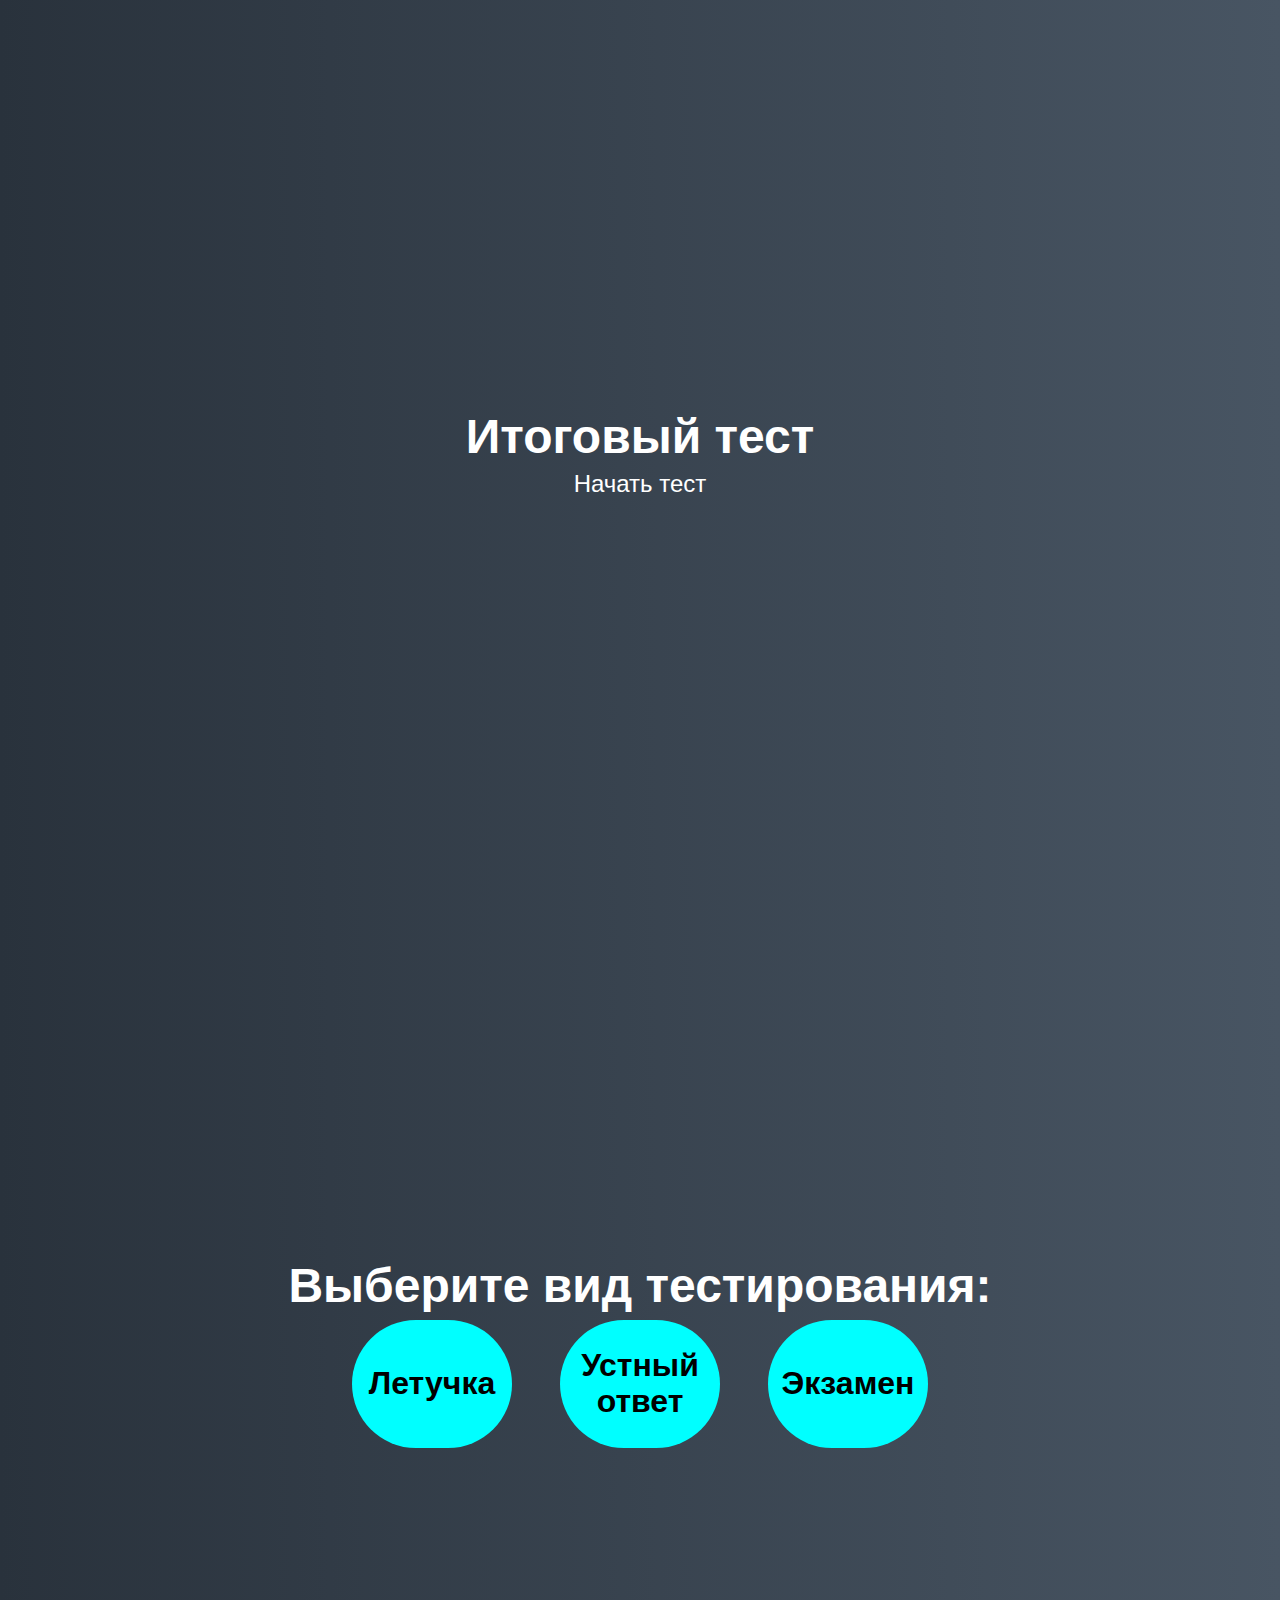
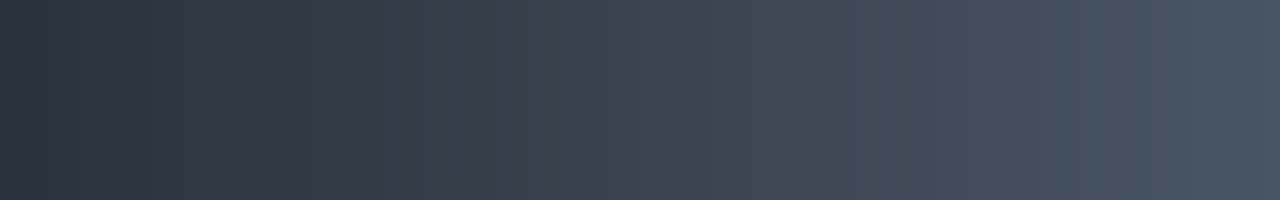
<file: index.html>
<!DOCTYPE html>
<html lang="ru">
  <head>
    <meta charset="UTF-8" />
    <meta name="viewport" content="width=device-width, initial-scale=1.0" />
    <link rel="stylesheet" href="css/normalize.css">
    <link rel="stylesheet" href="css/styles.css" />
    <title>Тестирование</title>
    <script defer src="./script/index.js"></script>
  </head>
  <body>
    <div class="screen">
      <h1>Итоговый тест</h1>
      <a href="#" class="screen__start" id="start">Начать тест</a>
    </div>

    <div class="screen">
      <h1>Выберите вид тестирования:</h1>
      <div class="screen__btn-container">
        <a href="./test.html" class="screen__btn test" id="test">Летучка</a>
        <a href="./survey.html" class="screen__btn test" id="test">Устный ответ</a>
        <a href="./exam.html" class="screen__btn exam" id="exam">Экзамен</a>
      </div>
    </div>
  </body>
</html>
</file>
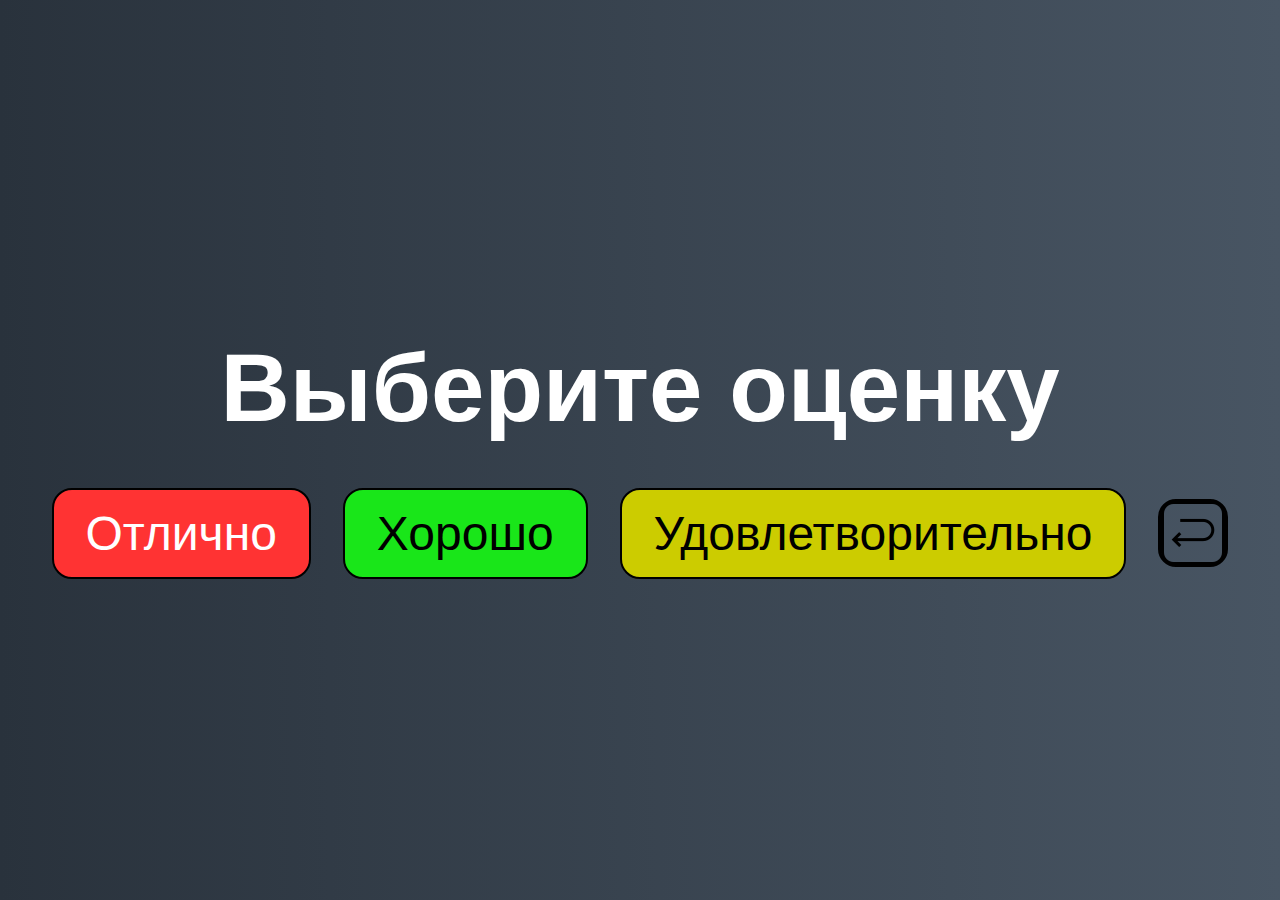
<file: exam.html>
<!DOCTYPE html>
<html lang="en">
<head>
  <meta charset="UTF-8">
  <meta http-equiv="X-UA-Compatible" content="IE=edge">
  <meta name="viewport" content="width=device-width, initial-scale=1.0">
  <link rel="stylesheet" href="css/normalize.css">
  <link rel="stylesheet" href="css/styles.css" />
  <link rel="stylesheet" href="css/exam.css" />
  <title>Экзамен</title>
  <script defer src="script/exam.js"></script>
</head>
<body>
  <div class="screen mark">
    <h1 class="mark__title">Выберите оценку</h1>
    <div class="mark__btn-list">
      <button class="mark__btn mark__btn--five" data-mark="dataFive">
          Отлично
        </button>
        <button class="mark__btn mark__btn--four" data-mark="dataFour">
          Хорошо
        </button>
        <button class="mark__btn mark__btn--three" data-mark="dataThree">
          Удовлетворительно
        </button>
        <button class="mark__btn mark__btn--back" data-mark="back">
          <a href="index.html"></a>
        </button>
    </div>
    <div class="res__mark-cantainer">
      <div class="mark__res"></div>
      <button class="mark__btn mark__btn--back"></button>
    </div>
  </div> 
</body>
</html>
</file>
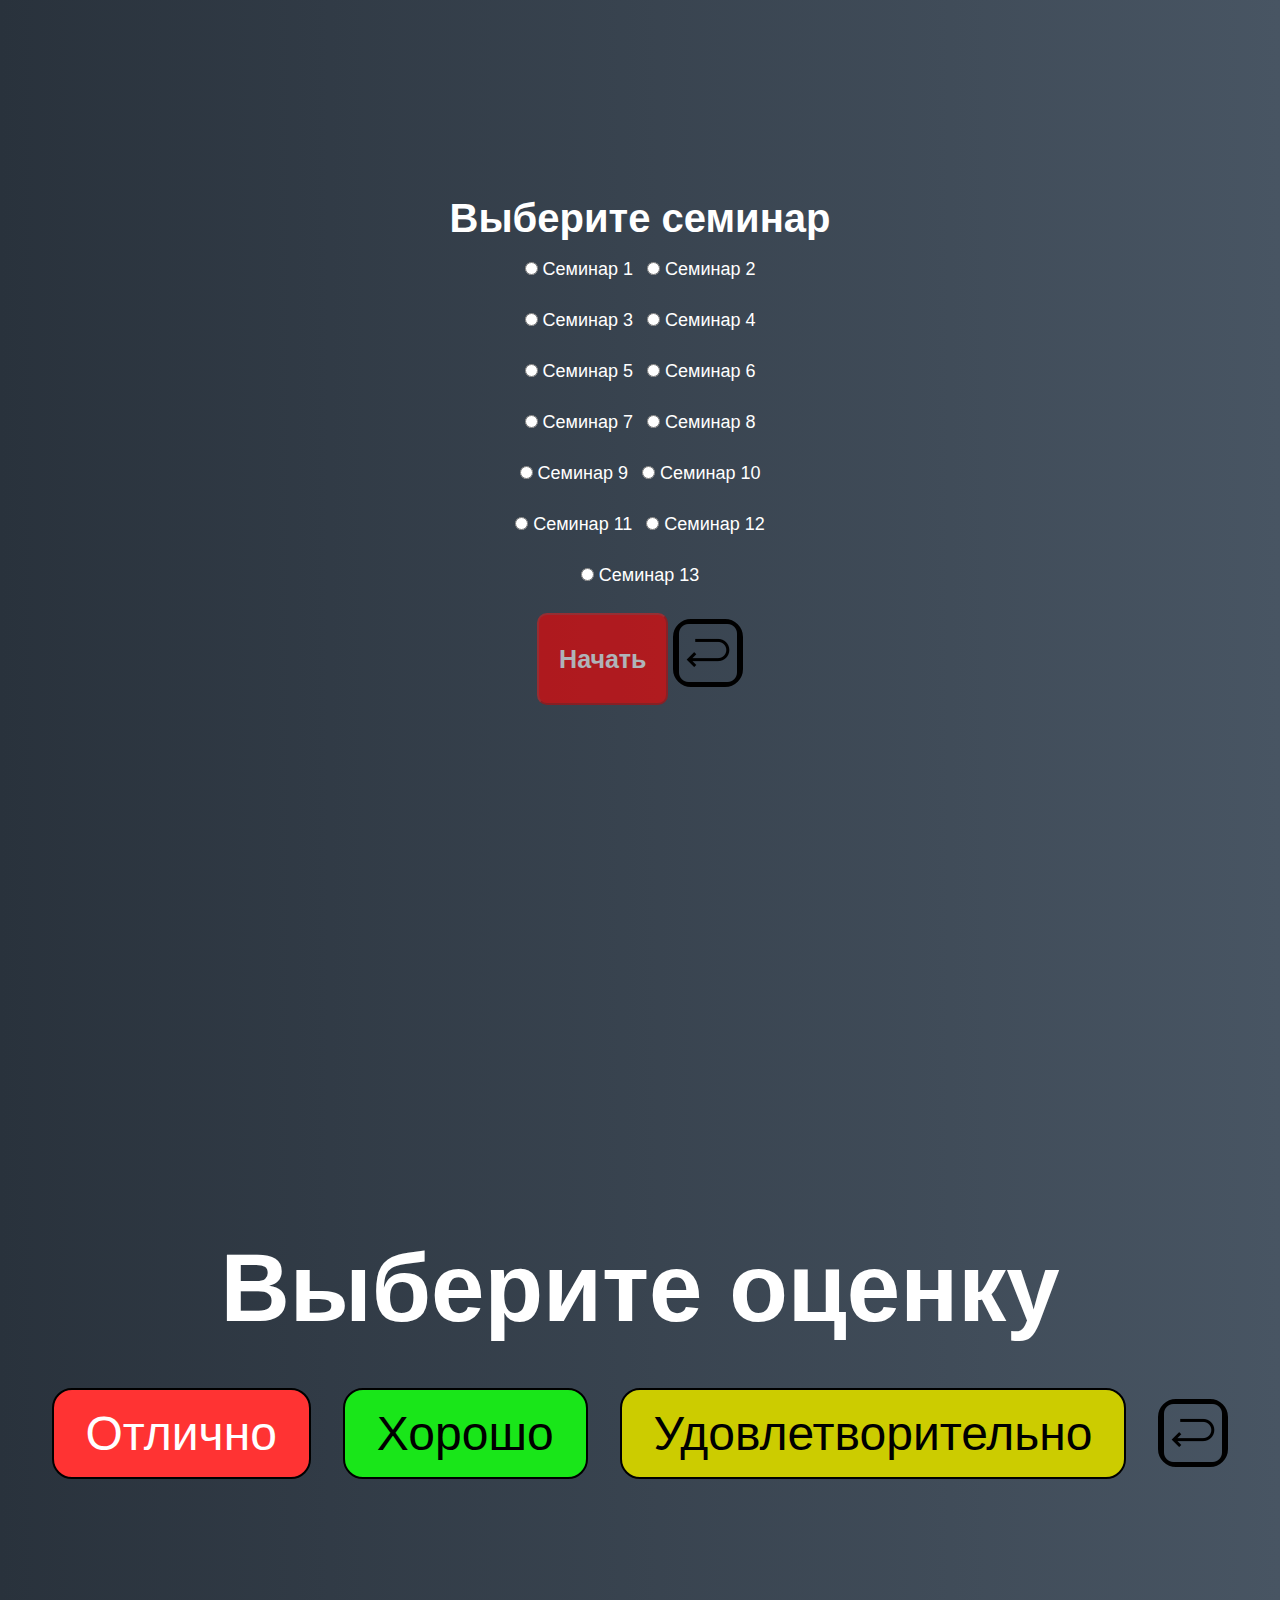
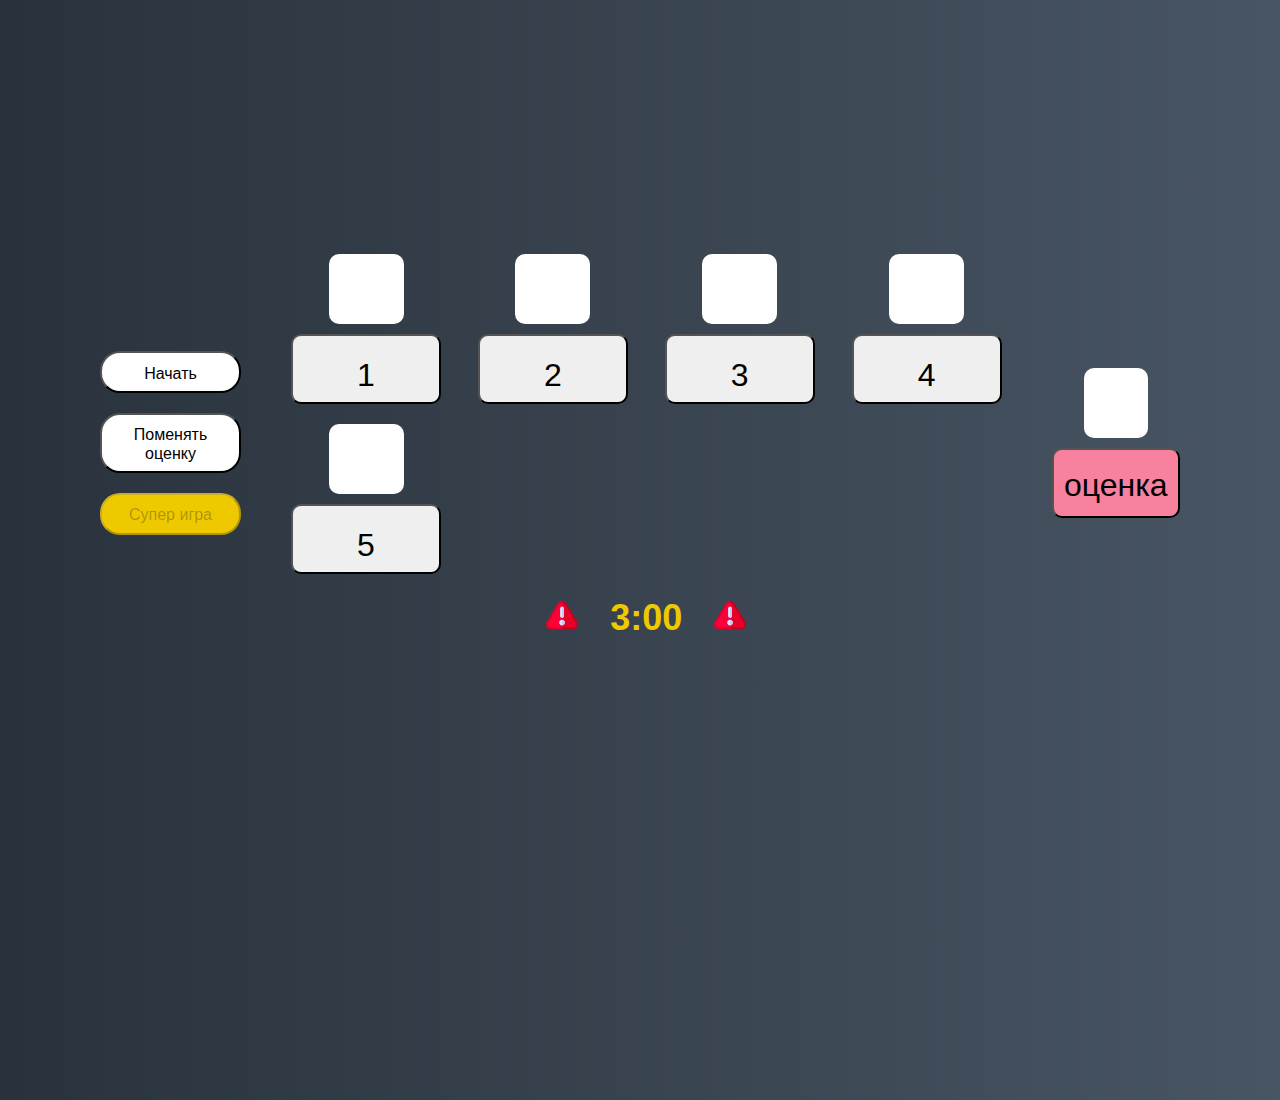
<file: survey.html>
<!DOCTYPE html>
<html lang="en">
<head>
  <meta charset="UTF-8">
  <meta http-equiv="X-UA-Compatible" content="IE=edge">
  <meta name="viewport" content="width=device-width, initial-scale=1.0">
  <link rel="stylesheet" href="css/normalize.css">
  <link rel="stylesheet" href="css/styles.css" />
  <link rel="stylesheet" href="css/survey.css" />
  <title>Устный ответ</title>
  <script defer src="script/survey.js"></script>
</head>
<body>
    <div class="screen seminar">
      <h1 class="seminar__title">Выберите семинар</h1>
      <form class="seminar__form" name="select" action="#">
        <label class="seminar__label">
          <input type="radio" name="number" value="1">
          <span>Семинар 1</span>
        </label>
        <label class="seminar__label">
          <input type="radio" name="number" value="2">
          <span>Семинар 2</span>
        </label>
        <label class="seminar__label">
          <input type="radio" name="number" value="3">
          <span>Семинар 3</span>
        </label>
        <label class="seminar__label">
          <input type="radio" name="number" value="4">
          <span>Семинар 4</span>
        </label>
        <label class="seminar__label">
          <input type="radio" name="number" value="5">
          <span>Семинар 5</span>
        </label>
        <label class="seminar__label">
          <input type="radio" name="number" value="6">
          <span>Семинар 6</span>
        </label>
        <label class="seminar__label">
          <input type="radio" name="number" value="7">
          <span>Семинар 7</span>
        </label>
        <label class="seminar__label">
          <input type="radio" name="number" value="8">
          <span>Семинар 8</span>
        </label>
        <label class="seminar__label">
          <input type="radio" name="number" value="9">
          <span>Семинар 9</span>
        </label>
        <label class="seminar__label">
          <input type="radio" name="number" value="10">
          <span>Семинар 10</span>
        </label>
        <label class="seminar__label">
          <input type="radio" name="number" value="11">
          <span>Семинар 11</span>
        </label>
        <label class="seminar__label">
          <input type="radio" name="number" value="12">
          <span>Семинар 12</span>
        </label>
        <label class="seminar__label">
          <input type="radio" name="number" value="13">
          <span>Семинар 13</span>
        </label>
      </form>
      <div class="seminar__btn-container">
        <button class="seminar__btn seminar__btn-start" disabled>Начать</button>
        <button class="mark__btn mark__btn--back">
          <a href="index.html"></a>
        </button>
      </div>
    </div>

    <div class="screen mark">
      <h1 class="mark__title">Выберите оценку</h1>
      <div class="mark__btn-list">
        <button class="mark__btn mark__btn--five" data-mark="dataFive">
            Отлично
          </button>
          <button class="mark__btn mark__btn--four" data-mark="dataFour">
            Хорошо
          </button>
          <button class="mark__btn mark__btn--three" data-mark="dataThree">
            Удовлетворительно
          </button>
          <button class="mark__btn mark__btn--back" data-mark="back">
          </button>
      </div>
    </div> 

  
    <div class="screen question">
      <div class="question__container">
        <div class="question__wrapper">
          <div class="question__btn-wrapper">
            <button class="question__btn start">Начать</button>
            <button class="question__btn change">Поменять оценку</button>
            <button class="question__btn warning" disabled>Супер игра</button>
          </div>
          <div class="question__content">
            <ul class="question__list">
              <li class="question__item">
                <p class="question__item-point"></p>
                <button class="question__item-text ">1</button>
              </li>
              <li class="question__item">
                <p class="question__item-point"></p>
                <button class="question__item-text ">2</button>
              </li>
              <li class="question__item">
                <p class="question__item-point"></p>
                <button class="question__item-text ">3</button>
              </li>
              <li class="question__item">
                <p class="question__item-point"></p>
                <button class="question__item-text ">4</button>
              </li>
              <li class="question__item">
                <p class="question__item-point"></p>
                <button class="question__item-text ">5</button>
              </li>
            </ul>
            <div class="question__timer timer">
              <div class="timer__wrapper">
                <p class="timer__text timer__minutes">3</p>
                <span class="timer__text">:</span>
                <p class="timer__text timer__seconds">00</p>
              </div>
            </div>
          </div>
          <div class="question__result">
            <p class="question__result-point"></p>
            <button class="question__result-mark">оценка</button>
          </div>
        </div>
      </div>
      <div class="modal modal__game">
        <div class="modal__container">
          <div class="modal__question">
            <p class="modal__question-title">Вопрос:</p>
            <p class="modal__question-text"></p>
          </div>
          <div class="modal__answer">
            <button class="modal__answer-btn ">Ответ</button>
            <div class="modal__answer-inner">
              <p class="modal__answer-text"></p>
            </div>
          </div>
          <div class="modal__mark">
            <div class="timer timer__modal">
              <div class="timer__wrapper">
                <p class="timer__text timer__minutes timer__modminutes">1</p>
                <span class="timer__text">:</span>
                <p class="timer__text timer__seconds timer__modseconds">00</p>
              </div>
            </div>
            <div class="modal__mark-list">
              <button class="modal__game-mark-item green">Правильный</button>
              <button class="modal__game-mark-item red">Не правильный</button>
            </div>
          </div>
          <span class="modal__close"></span>
        </div>
      </div>
    </div>
</body>
</html>
</file>
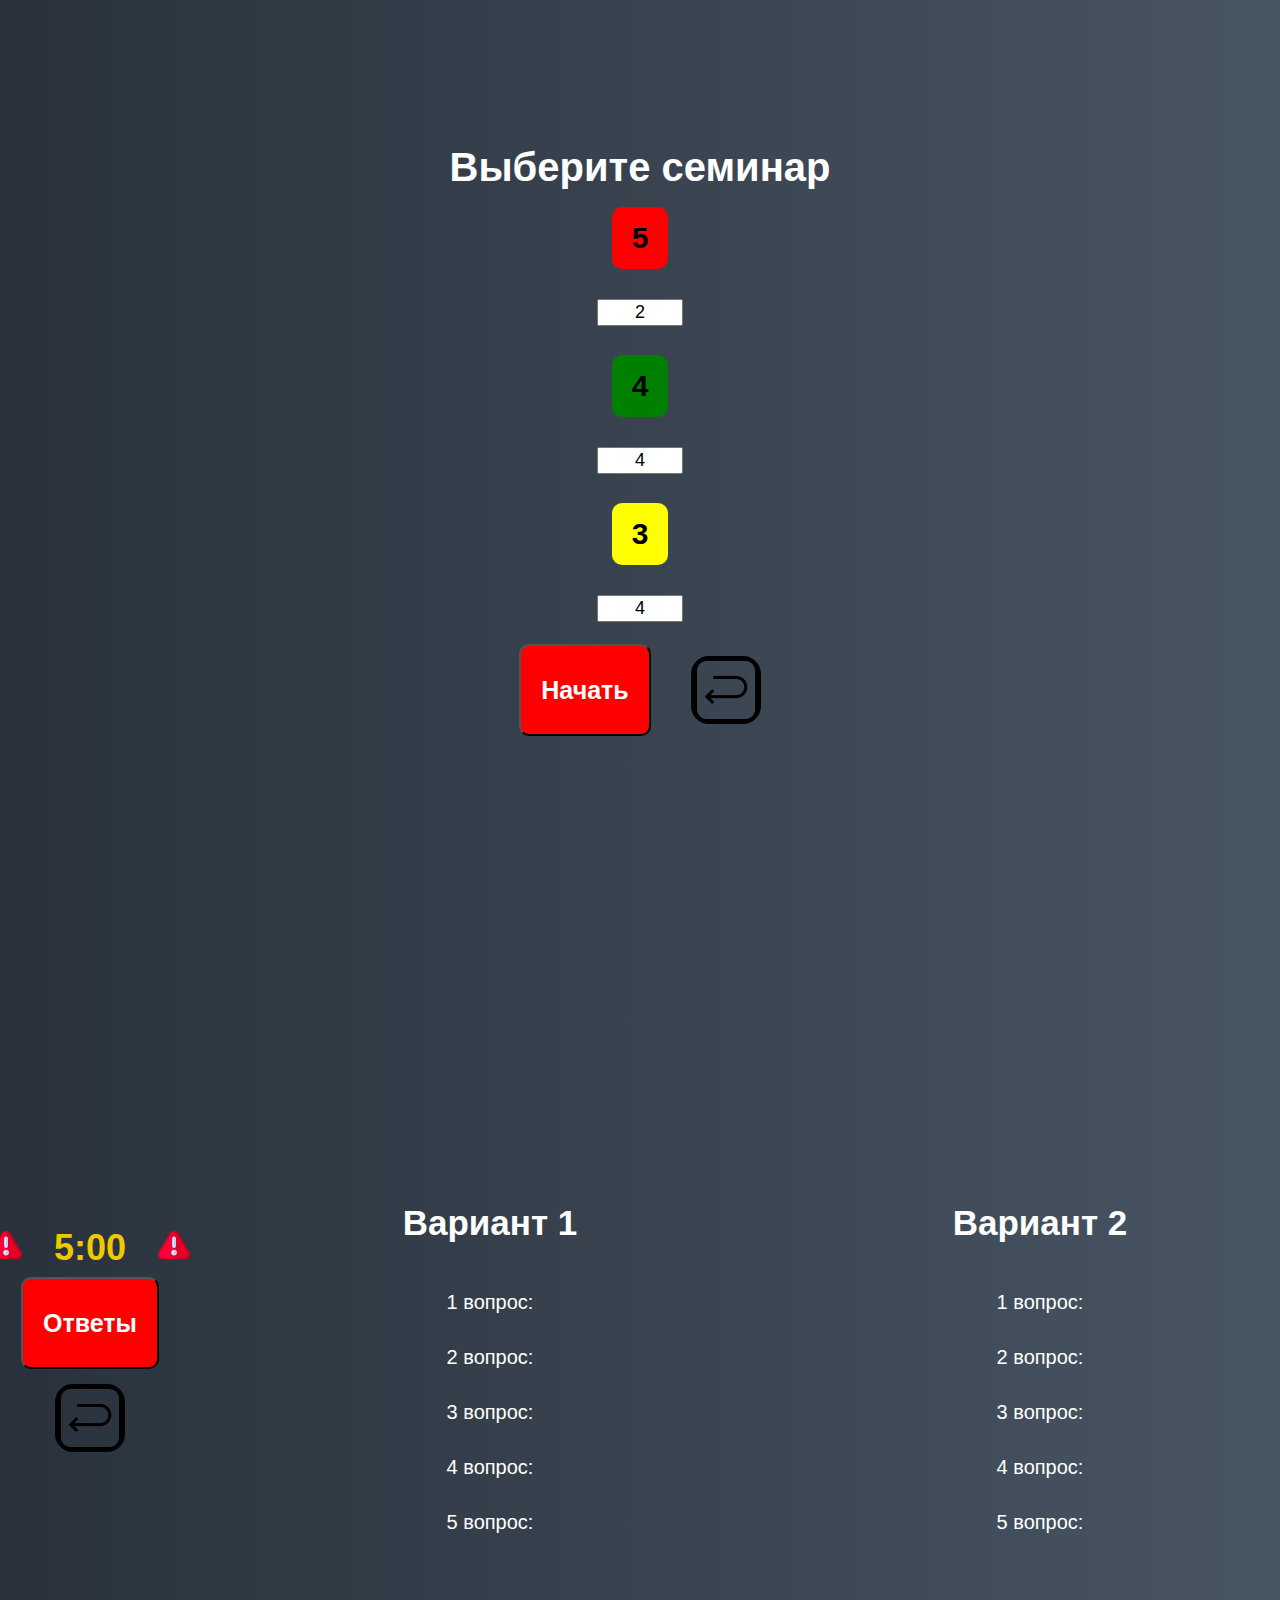
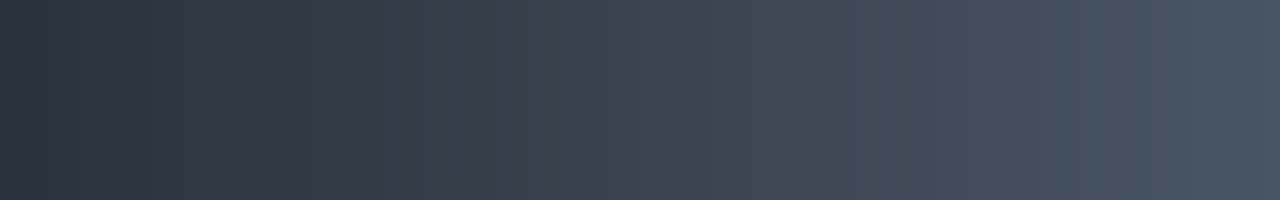
<file: test.html>
<!DOCTYPE html>
<html lang="en">

<head>
  <meta charset="UTF-8">
  <meta http-equiv="X-UA-Compatible" content="IE=edge">
  <meta name="viewport" content="width=device-width, initial-scale=1.0">
  <link rel="stylesheet" href="css/normalize.css">
  <link rel="stylesheet" href="css/styles.css" />
  <link rel="stylesheet" href="css/test.css" />
  <title>Летучка</title>
  <script defer src="script/test.js"></script>
</head>

<body>
  <div class="screen seminar">
    <h1 class="seminar__title">Выберите семинар</h1>
    <form class="seminar__form" action="#">
      <label class="seminar__label">
        <span class="five">5</span>
        <input type="text" name="dataFive" value="2">
      </label>
      <label class="seminar__label">
        <span class="four">4</span>
        <input type="text" name="dataFour" value="4">
      </label>
      <label class="seminar__label">
        <span class="three">3</span>
        <input type="text" name="dataThree" value="4">
      </label>
      <div class="seminar__btn-container">
        <button class="seminar__btn seminar__btn-start" type="submit">Начать</button>
        <button class="mark__btn mark__btn--back" data-mark="back">
          <a href="index.html"></a>
        </button>
      </div>
    </form>
  </div>
  <div class="screen seminar__question">
    <div class="seminar__question-container">
      <div class="seminar__question-wrapper">
        <div class="timer">
          <div class="timer__wrapper">
            <p class="timer__text timer__minutes">5</p>
            <span class="timer__text">:</span>
            <p class="timer__text timer__seconds">00</p>
          </div>
        </div>
        <button class="seminar__btn seminar__btn-question">Ответы</button>
        <button class="mark__btn mark__btn--back"></button>
      </div>
      <div class="seminar__question-lists">
        <ul class="seminar__question-list-one">
          <h4>Вариант 1</h4>
          <li class="item seminar__question-item-one">
            <span class="title">1 вопрос:</span>
            <span class="text"></span>
          </li>
          <li class="item seminar__question-item-one">
            <span class="title">2 вопрос:</span>
            <span class="text"></span>
          </li>
          <li class="item seminar__question-item-one">
            <span class="title">3 вопрос:</span>
            <span class="text"></span>
          </li>
          <li class="item seminar__question-item-one">
            <span class="title">4 вопрос:</span>
            <span class="text"></span>
          </li>
          <li class="item seminar__question-item-one">
            <span class="title">5 вопрос:</span>
            <span class="text"></span>
          </li>
        </ul>
        <ul class="item seminar__question-list-two">
          <h4>Вариант 2</h4>
          <li class="item seminar__question-item-two">
            <span class="title">1 вопрос:</span>
            <span class="text"></span>
          </li>
          <li class="item seminar__question-item-two">
            <span class="title">2 вопрос:</span>
            <span class="text"></span>
          </li>
          <li class="item seminar__question-item-two">
            <span class="title">3 вопрос:</span>
            <span class="text"></span>
          </li>
          <li class="item seminar__question-item-two">
            <span class="title">4 вопрос:</span>
            <span class="text"></span>
          </li>
          <li class="item seminar__question-item-two">
            <span class="title">5 вопрос:</span>
            <span class="text"></span>
          </li>
        </ul>
      </div>
    </div>
  </div>
</body>

</html>
</file>
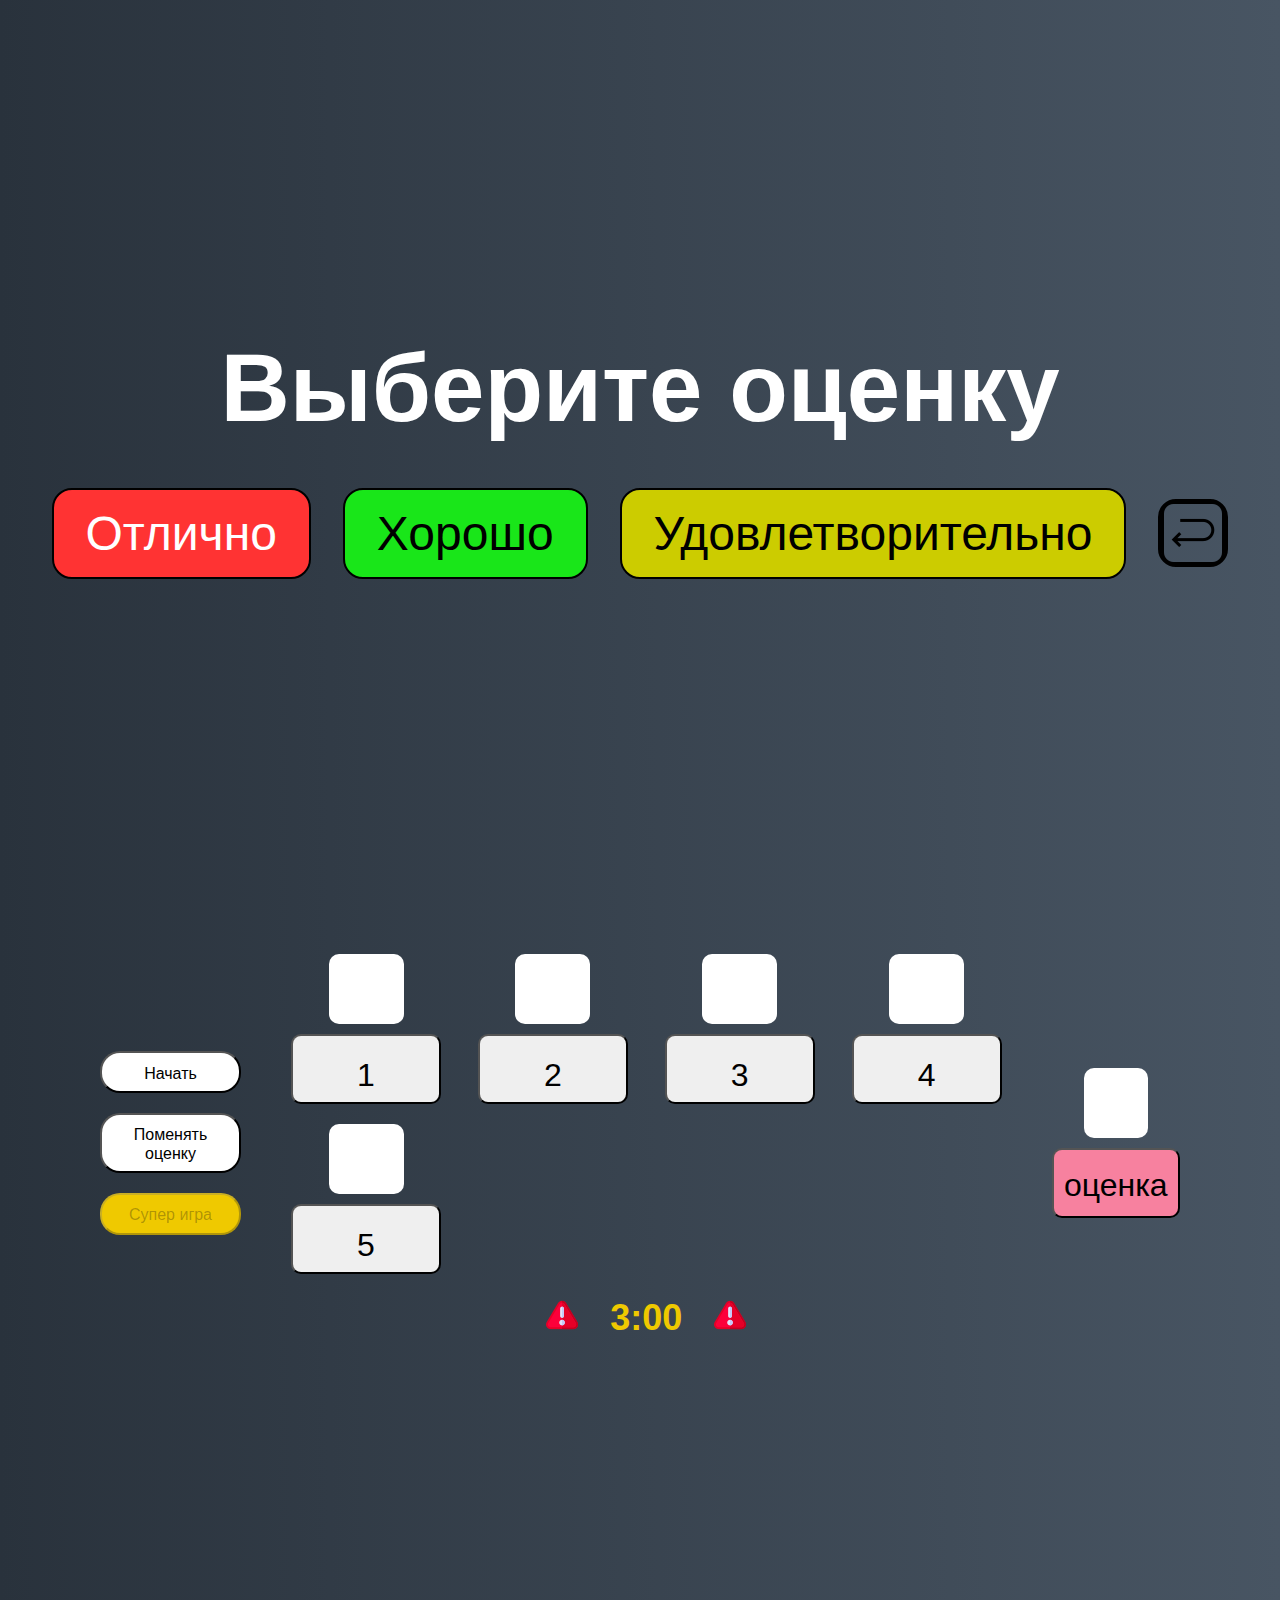
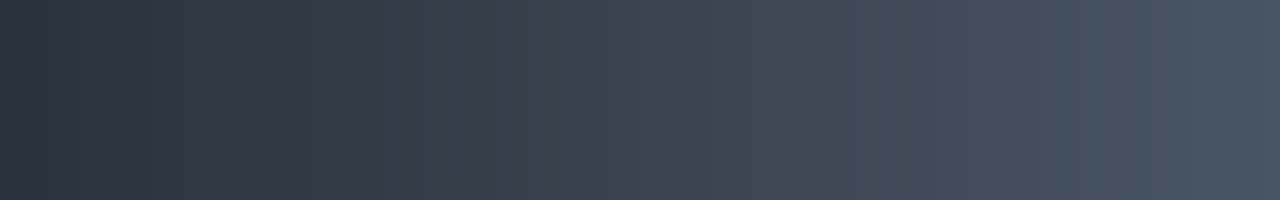
<file: pages/exam.html>
<!DOCTYPE html>
<html lang="en">
<head>
  <meta charset="UTF-8">
  <meta http-equiv="X-UA-Compatible" content="IE=edge">
  <meta name="viewport" content="width=device-width, initial-scale=1.0">
  <link rel="stylesheet" href="../css/normalize.css">
  <link rel="stylesheet" href="../css/styles.css" />
  <link rel="stylesheet" href="../css/exam.css" />
  <title>Экзамен</title>
  <script defer src="../script/exam.js"></script>
</head>
<body>
    <div class="screen mark">
      <h1 class="mark__title">Выберите оценку</h1>
      <div class="mark__btn-list">
        <button class="mark__btn mark__btn--five" data-mark="dataFive">
            Отлично
          </button>
          <button class="mark__btn mark__btn--four" data-mark="dataFour">
            Хорошо
          </button>
          <button class="mark__btn mark__btn--three" data-mark="dataThree">
            Удовлетворительно
          </button>
          <button class="mark__btn mark__btn--back" data-mark="back">
            <a href="/"></a>
          </button>
      </div>
    </div> 
  
    <div class="screen question">
      <div class="question__container">
        <div class="question__wrapper">
          <div class="question__btn-wrapper">
            <button class="question__btn start">Начать</button>
            <button class="question__btn change">Поменять оценку</button>
            <button class="question__btn warning" disabled>Супер игра</button>
          </div>
          <div class="question__content">
            <ul class="question__list">
              <li class="question__item">
                <p class="question__item-point"></p>
                <button class="question__item-text ">1</button>
              </li>
              <li class="question__item">
                <p class="question__item-point"></p>
                <button class="question__item-text ">2</button>
              </li>
              <li class="question__item">
                <p class="question__item-point"></p>
                <button class="question__item-text ">3</button>
              </li>
              <li class="question__item">
                <p class="question__item-point"></p>
                <button class="question__item-text ">4</button>
              </li>
              <li class="question__item">
                <p class="question__item-point"></p>
                <button class="question__item-text ">5</button>
              </li>
            </ul>
            <div class="question__timer timer">
              <div class="timer__wrapper">
                <p class="timer__text timer__minutes">3</p>
                <span class="timer__text">:</span>
                <p class="timer__text timer__seconds">00</p>
              </div>
            </div>
          </div>
          <div class="question__result">
            <p class="question__result-point"></p>
            <button class="question__result-mark">оценка</button>
          </div>
        </div>
      </div>
      <div class="modal modal__game">
        <div class="modal__container">
          <div class="modal__question">
            <p class="modal__question-title">Вопрос:</p>
            <p class="modal__question-text"></p>
          </div>
          <div class="modal__answer">
            <button class="modal__answer-btn ">Ответ</button>
            <div class="modal__answer-inner">
              <p class="modal__answer-text"></p>
            </div>
          </div>
          <div class="modal__mark">
            <div class="timer timer__modal">
              <div class="timer__wrapper">
                <p class="timer__text timer__minutes timer__modminutes">1</p>
                <span class="timer__text">:</span>
                <p class="timer__text timer__seconds timer__modseconds">00</p>
              </div>
            </div>
            <div class="modal__mark-list">
              <button class="modal__game-mark-item green">Правильный</button>
              <button class="modal__game-mark-item red">Не правильный</button>
            </div>
          </div>
          <span class="modal__close"></span>
        </div>
      </div>
    </div>
</body>
</html>
</file>
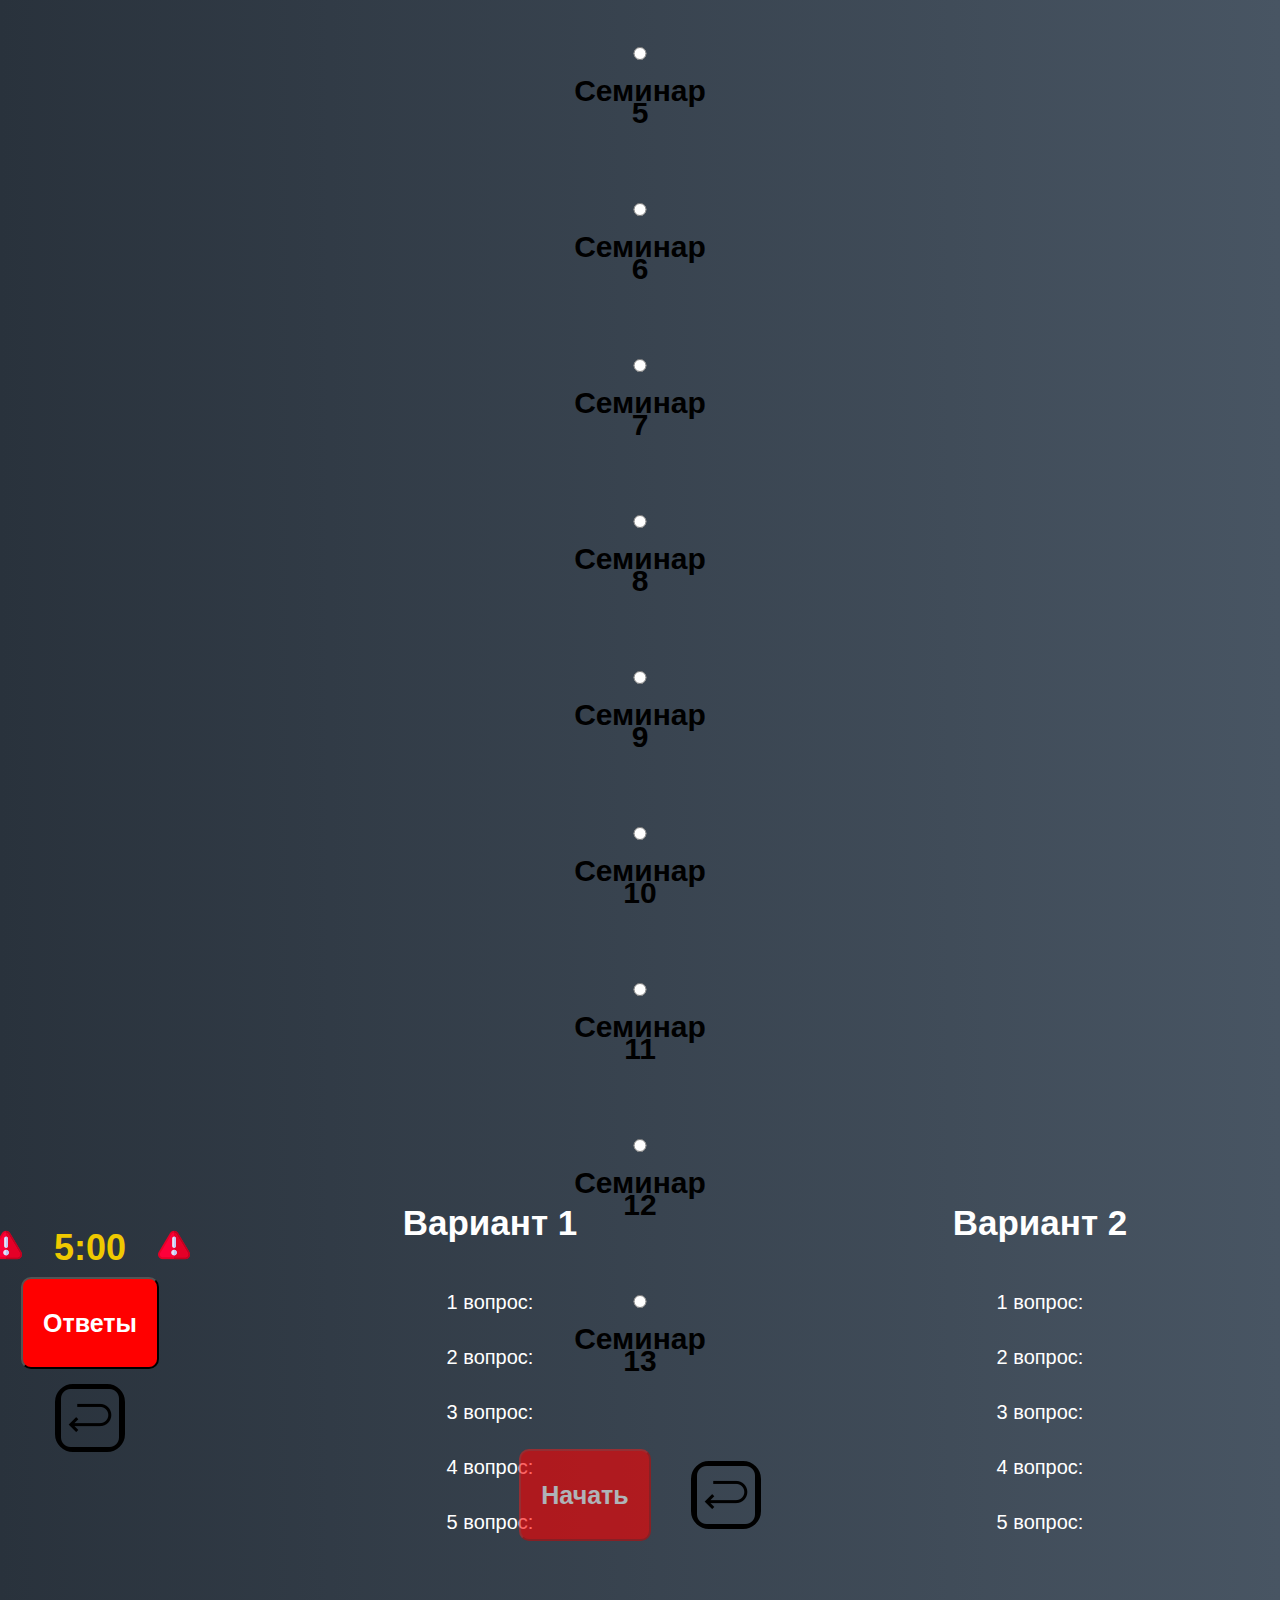
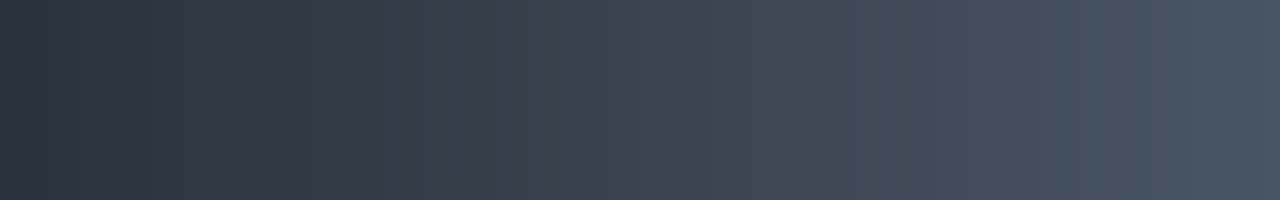
<file: pages/test.html>
<!DOCTYPE html>
<html lang="en">

<head>
  <meta charset="UTF-8">
  <meta http-equiv="X-UA-Compatible" content="IE=edge">
  <meta name="viewport" content="width=device-width, initial-scale=1.0">
  <link rel="stylesheet" href="../css/normalize.css">
  <link rel="stylesheet" href="../css/styles.css" />
  <link rel="stylesheet" href="../css/test.css" />
  <title>Летучка</title>
  <script defer src="../script/test.js"></script>
</head>

<body>
  <div class="screen seminar">
    <h1 class="seminar__title">Выберите семинар</h1>
    <form class="seminar__form" name="select" action="#">
      <label class="seminar__label">
        <input type="radio" name="number" value="1">
        <span>Семинар 1</span>
      </label>
      <label class="seminar__label">
        <input type="radio" name="number" value="2">
        <span>Семинар 2</span>
      </label>
      <label class="seminar__label">
        <input type="radio" name="number" value="3">
        <span>Семинар 3</span>
      </label>
      <label class="seminar__label">
        <input type="radio" name="number" value="4">
        <span>Семинар 4</span>
      </label>
      <label class="seminar__label">
        <input type="radio" name="number" value="5">
        <span>Семинар 5</span>
      </label>
      <label class="seminar__label">
        <input type="radio" name="number" value="6">
        <span>Семинар 6</span>
      </label>
      <label class="seminar__label">
        <input type="radio" name="number" value="7">
        <span>Семинар 7</span>
      </label>
      <label class="seminar__label">
        <input type="radio" name="number" value="8">
        <span>Семинар 8</span>
      </label>
      <label class="seminar__label">
        <input type="radio" name="number" value="9">
        <span>Семинар 9</span>
      </label>
      <label class="seminar__label">
        <input type="radio" name="number" value="10">
        <span>Семинар 10</span>
      </label>
      <label class="seminar__label">
        <input type="radio" name="number" value="11">
        <span>Семинар 11</span>
      </label>
      <label class="seminar__label">
        <input type="radio" name="number" value="12">
        <span>Семинар 12</span>
      </label>
      <label class="seminar__label">
        <input type="radio" name="number" value="13">
        <span>Семинар 13</span>
      </label>
    </form>
    <div class="seminar__btn-container">
      <button class="seminar__btn seminar__btn-start" disabled>Начать</button>
      <button class="mark__btn mark__btn--back" data-mark="back">
        <a href="/"></a>
      </button>
    </div>
  </div>
  <div class="screen seminar__question">
    <div class="seminar__question-container">
      <div class="seminar__question-wrapper">
        <div class="timer">
          <div class="timer__wrapper">
            <p class="timer__text timer__minutes">5</p>
            <span class="timer__text">:</span>
            <p class="timer__text timer__seconds">00</p>
          </div>
        </div>
        <button class="seminar__btn seminar__btn-question">Ответы</button>
        <button class="mark__btn mark__btn--back"></button>
      </div>
      <div class="seminar__question-lists">
        <ul class="seminar__question-list-one">
          <h4>Вариант 1</h4>
          <li class="item seminar__question-item-one">
            <span class="title">1 вопрос:</span>
            <span class="text"></span>
          </li>
          <li class="item seminar__question-item-one">
            <span class="title">2 вопрос:</span>
            <span class="text"></span>
          </li>
          <li class="item seminar__question-item-one">
            <span class="title">3 вопрос:</span>
            <span class="text"></span>
          </li>
          <li class="item seminar__question-item-one">
            <span class="title">4 вопрос:</span>
            <span class="text"></span>
          </li>
          <li class="item seminar__question-item-one">
            <span class="title">5 вопрос:</span>
            <span class="text"></span>
          </li>
        </ul>
        <ul class="item seminar__question-list-two">
          <h4>Вариант 2</h4>
          <li class="item seminar__question-item-two">
            <span class="title">1 вопрос:</span>
            <span class="text"></span>
          </li>
          <li class="item seminar__question-item-two">
            <span class="title">2 вопрос:</span>
            <span class="text"></span>
          </li>
          <li class="item seminar__question-item-two">
            <span class="title">3 вопрос:</span>
            <span class="text"></span>
          </li>
          <li class="item seminar__question-item-two">
            <span class="title">4 вопрос:</span>
            <span class="text"></span>
          </li>
          <li class="item seminar__question-item-two">
            <span class="title">5 вопрос:</span>
            <span class="text"></span>
          </li>
        </ul>
      </div>
    </div>
  </div>
</body>

</html>
</file>
<file: css/styles.css>
@import 'mark.css';
@import 'question.css';
@import 'modal.css';
@import 'index.css';

html {
  position: relative;
  box-sizing: border-box;
}

*,
*::before,
*::after {
  box-sizing: inherit;
}

img, svg {
  max-width: 100%;
  max-height: 100%;
  height: auto;
}


button {
  padding: 0;
  cursor: pointer;
}

a {
  text-decoration: none;
  color: inherit;
}

ul {
  list-style: none;
  padding: 0;
  margin: 0;
}

h1,
h2,
h3,
p,
figure,
fieldset {
  margin: 0;
  padding: 0;
  border: none;
}

iframe {
  border: none;
}


.visually-hidden {
  position: fixed;
  transform: scale(0);
}

body {
  color: #fff;
  font-family: "Khula", sans-serif;
  height: 100vh;
  overflow: hidden;
  margin: 0;
  text-align: center;
}


.screen__start {
  font-size: 1.5rem;
}

h1 {
  line-height: 1.4;
  font-size: 3rem;
}

.screen {
  display: flex;
  flex-direction: column;
  align-items: center;
  justify-content: center;
  height: 100vh;
  width: 100vw;
  transition: margin 0.5s ease-out;
  background: linear-gradient(90deg, #29323c 0%, #485563 100%);
}

.screen.up {
  margin-top: -100vh;
}

.screen.down {
  margin-top: 100vh;
}


.hide {
  opacity: 0;
}

.primary {
  color: #16d9e3;
}

button:hover {
  background-color: #16d9e3;
}
</file>
<file: css/exam.css>
@import 'mark.css';
@import 'seminar.css';
@import 'question.css';
@import 'modal.css';

.res__mark-cantainer {
  display: none;
  align-items: center;
  justify-content: center;
}

.mark__res {
  display: flex;
  align-items: center;
  justify-content: center;
  width: 100px;
  height: 100px;
  background-color: #fff;
  color: #000;
  margin-right: 50px;
  text-align: center;
  font-size: 50px;
  color: #ff0000;
}
</file>
<file: css/survey.css>
@import 'mark.css';
@import 'seminar.css';
@import 'question.css';
@import 'modal.css';
</file>
<file: css/test.css>
.seminar__title {
  font-size: 40px;
  line-height: 46px;
  margin-bottom: 10px;
}

.seminar__form {
  display: flex;
  align-items: center;
  justify-content: center;
  flex-wrap: wrap;
  max-width: 100px;
  margin-bottom: 20px;
}

.seminar__label {
  display: flex;
  align-items: center;
  justify-content: center;
  flex-direction: column;
  font-size: 18px;
  line-height: 22px;
  padding: 7px;
}

.seminar__label input {
  width: 100%;
  text-align: center;
}

.seminar__label:not(:last-child) {
  margin-bottom: 15px;
}

.seminar__btn {
  font-size: 25px;
  line-height: 28px;
  font-weight: 600;
  padding: 30px 20px;
  background-color: #ff0000;
  border-radius: 10px;
  color: #ffffff;
}

.seminar__btn-container {
  display: flex;
  align-items: center;
}

.seminar__btn-start {
  margin-right: 40px;
}

.seminar__btn:disabled {
  opacity: 0.6;
}

.seminar__question-container {
  display: flex;
  align-items: center;
  justify-content: center;
}

.seminar__question-wrapper {
  margin-right: 50px;
}

.seminar__question-lists {
  display: flex;
  align-items: center;
  justify-content: center;
}

.seminar__question-lists>ul {
  width: 500px;
}

.seminar__question-lists>ul>h4 {
  font-size: 35px;
  line-height: 42px;
}

.seminar__question-lists>ul>li {
  width: 100%;
}

.seminar__question-list-one {
  margin-right: 50px;
}

.item {
  display: flex;
  flex-direction: column;
  align-items: center;
  justify-content: center;

}

.item span {
  font-size: 20px;
  line-height: 25px;
}

.item .title {
  margin-bottom: 10px;
}

.item:not(:last-child) {
  margin-bottom: 20px;
}

.seminar__question-wrapper {
  display: flex;
  flex-direction: column;
  align-items: center;
  justify-content: center;
}

.seminar__question-wrapper .timer {
  margin-bottom: 15px;
}

.seminar__question-wrapper button {
  margin-bottom: 15px;
}

.seminar__label span {
  display: block;
  margin-bottom: 30px;
  text-align: center;
  padding: 20px;
  border-radius: 10px;
  color: #000000;
  font-weight: 700;
  font-size: 30px;
}

span.five{
background-color: #ff0000;
}

span.four{
background-color: #008000;
}

span.three{
background-color: #ffff00;
}
</file>
